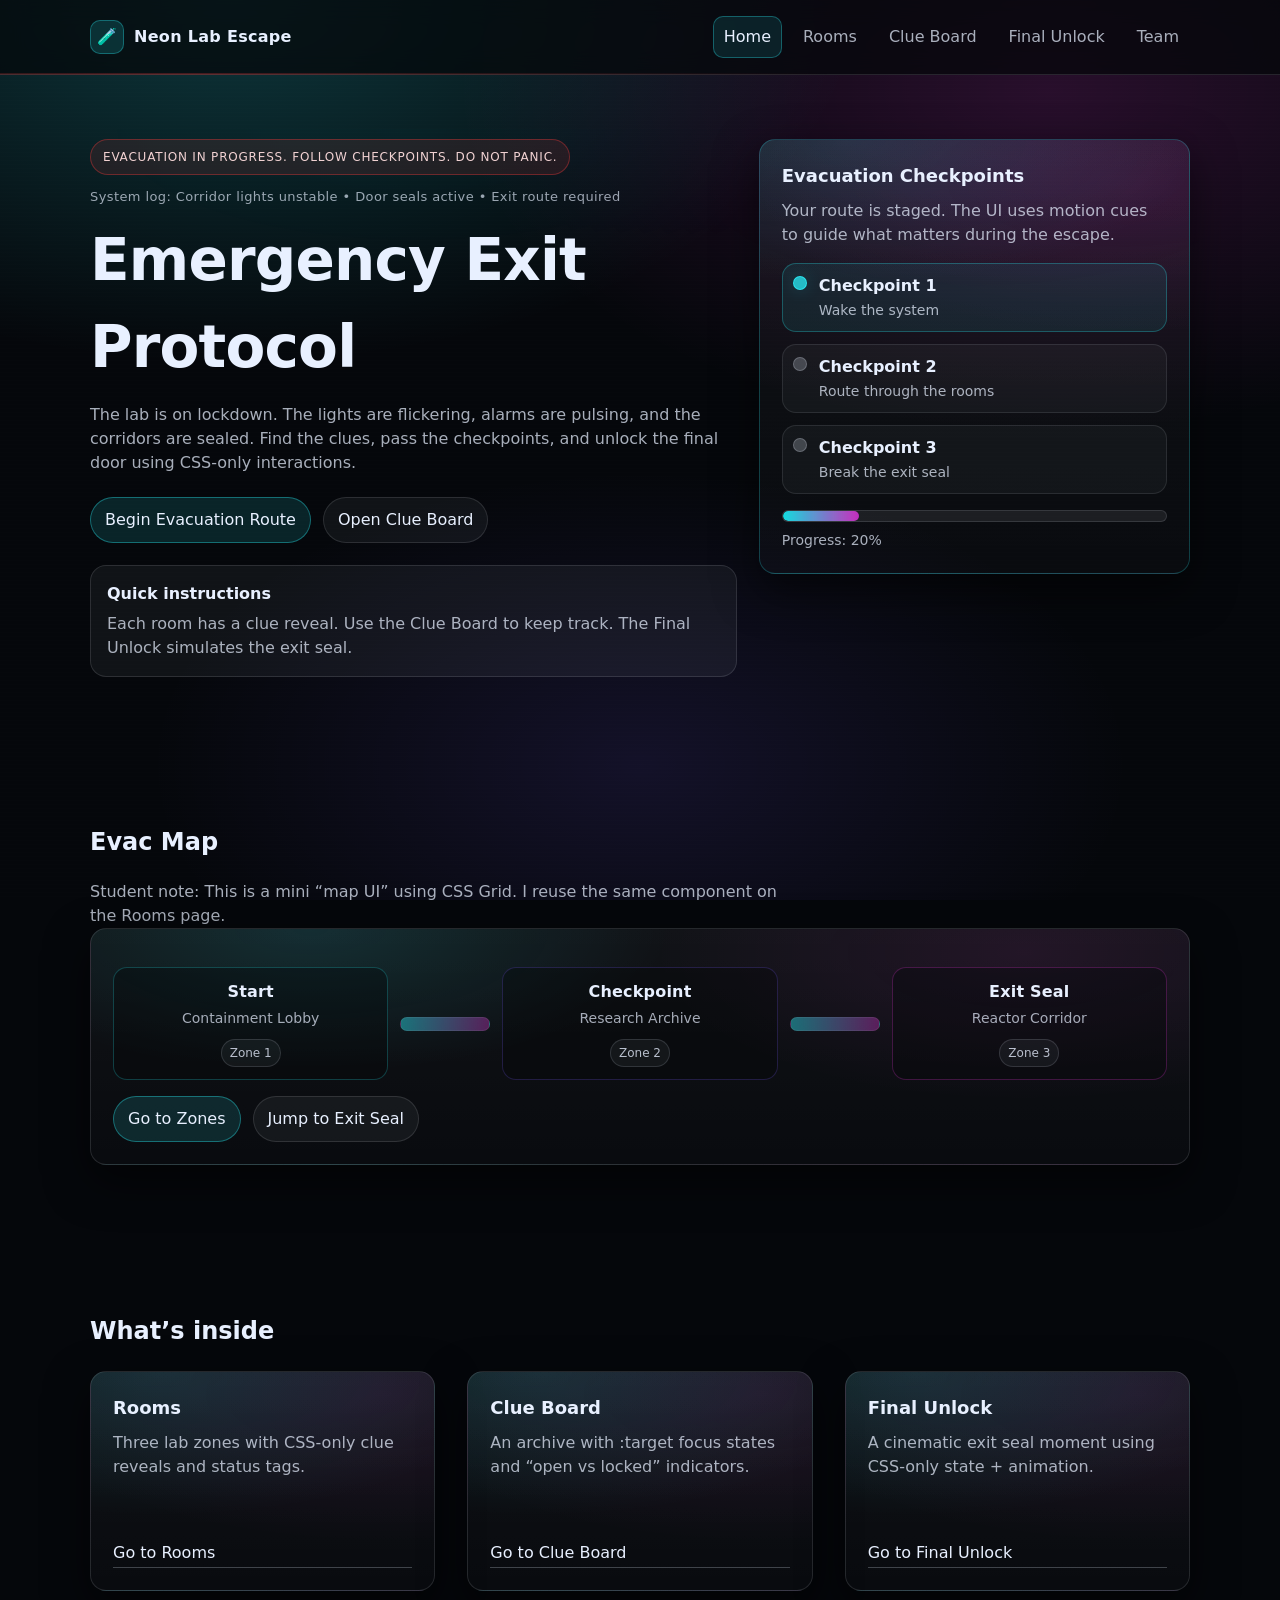
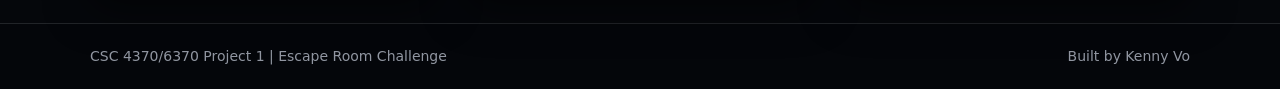
<file: index.html>
<!DOCTYPE html>
<!--
  index.html
  Escape Room Challenge (Track F) + Adventure Pack
  Theme: dark cinematic neon laboratory + evacuation scenario

  Student note for professor:
  - This page sets the tone and introduces the route.
  - I reuse the same “Evac Map” component on rooms.html for consistency.
  - I’m using aria-current="page" only on the active nav link (accessibility + clear UX).
-->
<html lang="en">

<head>
  <meta charset="utf-8" />
  <meta name="viewport" content="width=device-width, initial-scale=1" />
  <title>Escape Room Challenge</title>
  <meta name="description"
    content="A CSS-only escape room microsite with puzzle rooms, clue reveals, and a final unlock." />
  <link rel="stylesheet" href="css/styles.css" />
</head>

<body>
  <a class="skip-link" href="#main">Skip to content</a>

  <header class="site-header">
    <div class="container header-inner">
      <a class="brand" href="index.html" aria-label="Escape Room Challenge Home">
        <span class="brand-mark" aria-hidden="true">🧪</span>
        <span class="brand-text">Neon Lab Escape</span>
      </a>

      <nav class="site-nav" aria-label="Primary">
        <!-- Student note: only the current page gets is-active + aria-current -->
        <a class="nav-link is-active" href="index.html" aria-current="page">Home</a>
        <a class="nav-link" href="rooms.html">Rooms</a>
        <a class="nav-link" href="clues.html">Clue Board</a>
        <a class="nav-link" href="final.html">Final Unlock</a>
        <a class="nav-link" href="team.html">Team</a>
      </nav>
    </div>
  </header>

  <main id="main">
    <section class="hero">
      <div class="container hero-stage">
        <div class="hero-grid">
          <div class="hero-copy">
            <p class="alert-bar" role="status">
              Evacuation in progress. Follow checkpoints. Do not panic.
            </p>

            <p class="system-line">
              System log: Corridor lights unstable • Door seals active • Exit route required
            </p>

            <h1 class="hero-title">Emergency Exit Protocol</h1>
            <p class="hero-subtitle">
              The lab is on lockdown. The lights are flickering, alarms are pulsing, and the corridors are sealed.
              Find the clues, pass the checkpoints, and unlock the final door using CSS-only interactions.
            </p>

            <div class="hero-actions">
              <a class="btn btn-primary btn-beacon" href="rooms.html">Begin Evacuation Route</a>
              <a class="btn btn-ghost" href="clues.html">Open Clue Board</a>
            </div>

            <div class="notice" role="note">
              <p class="notice-title">Quick instructions</p>
              <p class="notice-text">
                Each room has a clue reveal. Use the Clue Board to keep track. The Final Unlock simulates the exit seal.
              </p>
            </div>
          </div>

          <div class="hero-card card" aria-label="Checkpoint timeline preview">
            <h2 class="card-title">Evacuation Checkpoints</h2>
            <p class="card-text">
              Your route is staged. The UI uses motion cues to guide what matters during the escape.
            </p>

            <ol class="timeline" aria-label="Checkpoint list">
              <li class="timeline-step is-current">
                <span class="step-dot" aria-hidden="true"></span>
                <div class="step-body">
                  <p class="step-title">Checkpoint 1</p>
                  <p class="step-sub">Wake the system</p>
                </div>
              </li>
              <li class="timeline-step">
                <span class="step-dot" aria-hidden="true"></span>
                <div class="step-body">
                  <p class="step-title">Checkpoint 2</p>
                  <p class="step-sub">Route through the rooms</p>
                </div>
              </li>
              <li class="timeline-step">
                <span class="step-dot" aria-hidden="true"></span>
                <div class="step-body">
                  <p class="step-title">Checkpoint 3</p>
                  <p class="step-sub">Break the exit seal</p>
                </div>
              </li>
            </ol>

            <div class="progress">
              <div class="progress-bar" role="img" aria-label="Progress bar, starting at 20 percent">
                <span class="progress-fill progress-20"></span>
              </div>
              <p class="progress-label">Progress: 20%</p>
            </div>
          </div>
        </div>
      </div>
    </section>

    <section class="section">
      <div class="container">
        <h2 class="section-title">Evac Map</h2>
        <p class="page-subtitle">
          Student note: This is a mini “map UI” using CSS Grid. I reuse the same component on the Rooms page.
        </p>

        <div class="evac-map card" aria-label="Evacuation map">
          <div class="map-grid">
            <div class="map-node node-start">
              <p class="node-title">Start</p>
              <p class="node-sub">Containment Lobby</p>
              <span class="node-tag">Zone 1</span>
            </div>

            <div class="map-path" aria-hidden="true"></div>

            <div class="map-node node-mid">
              <p class="node-title">Checkpoint</p>
              <p class="node-sub">Research Archive</p>
              <span class="node-tag">Zone 2</span>
            </div>

            <div class="map-path" aria-hidden="true"></div>

            <div class="map-node node-end">
              <p class="node-title">Exit Seal</p>
              <p class="node-sub">Reactor Corridor</p>
              <span class="node-tag">Zone 3</span>
            </div>
          </div>

          <div class="map-actions">
            <a class="btn btn-primary" href="rooms.html">Go to Zones</a>
            <a class="btn btn-ghost" href="final.html">Jump to Exit Seal</a>
          </div>
        </div>
      </div>
    </section>

    <section class="section">
      <div class="container">
        <h2 class="section-title">What’s inside</h2>
        <div class="card-grid">
          <article class="card">
            <h3 class="card-title">Rooms</h3>
            <p class="card-text">Three lab zones with CSS-only clue reveals and status tags.</p>
            <a class="card-link" href="rooms.html">Go to Rooms</a>
          </article>

          <article class="card">
            <h3 class="card-title">Clue Board</h3>
            <p class="card-text">An archive with :target focus states and “open vs locked” indicators.</p>
            <a class="card-link" href="clues.html">Go to Clue Board</a>
          </article>

          <article class="card">
            <h3 class="card-title">Final Unlock</h3>
            <p class="card-text">A cinematic exit seal moment using CSS-only state + animation.</p>
            <a class="card-link" href="final.html">Go to Final Unlock</a>
          </article>
        </div>
      </div>
    </section>
  </main>

  <footer class="site-footer">
    <div class="container footer-inner">
      <p class="footer-text">CSC 4370/6370 Project 1 | Escape Room Challenge</p>
      <p class="footer-text">Built by Kenny Vo</p>
    </div>
  </footer>
</body>

</html>
</file>
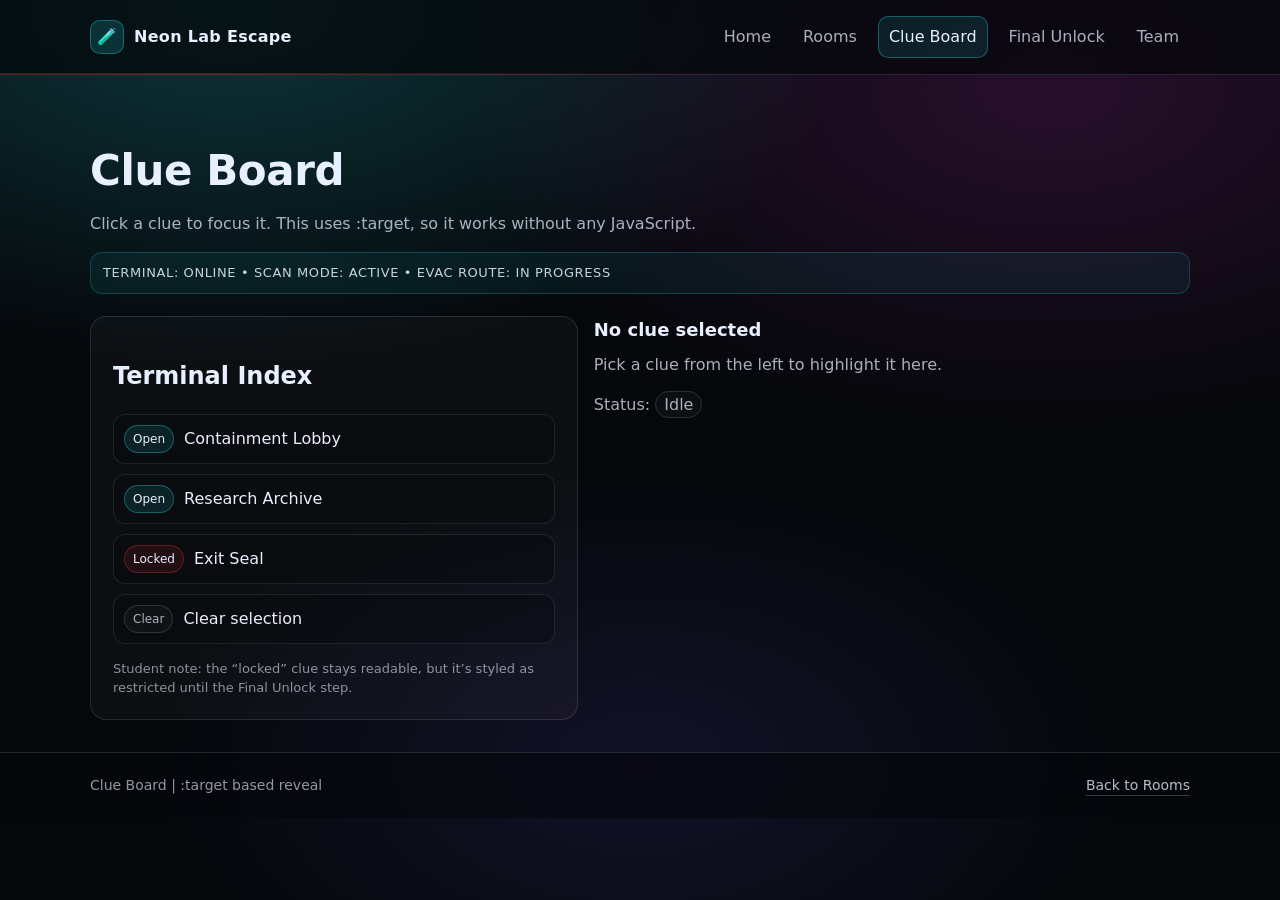
<file: clues.html>
<!DOCTYPE html>
<!--
  clues.html
  Clue Board page (CSS-only) using :target
  Theme: looks like a lab terminal during an evacuation

  Student note for professor:
  - :target lets me switch the “focused” clue without JavaScript.
  - I use styling + scanline animation to make it feel like a terminal selection.
-->
<html lang="en">

<head>
  <meta charset="utf-8" />
  <meta name="viewport" content="width=device-width, initial-scale=1" />
  <title>Clue Board | Escape Room Challenge</title>
  <meta name="description" content="Clue archive with CSS-only reveal states using :target." />
  <link rel="stylesheet" href="css/styles.css" />
</head>

<body>
  <a class="skip-link" href="#main">Skip to content</a>

  <header class="site-header">
    <div class="container header-inner">
      <a class="brand" href="index.html" aria-label="Escape Room Challenge Home">
        <span class="brand-mark" aria-hidden="true">🧪</span>
        <span class="brand-text">Neon Lab Escape</span>
      </a>

      <nav class="site-nav" aria-label="Primary">
        <a class="nav-link" href="index.html">Home</a>
        <a class="nav-link" href="rooms.html">Rooms</a>
        <a class="nav-link is-active" href="clues.html" aria-current="page">Clue Board</a>
        <a class="nav-link" href="final.html">Final Unlock</a>
        <a class="nav-link" href="team.html">Team</a>
      </nav>
    </div>
  </header>

  <main id="main" class="section">
    <div class="container">
      <header class="page-head">
        <h1 class="page-title">Clue Board</h1>
        <p class="page-subtitle">
          Click a clue to focus it. This uses :target, so it works without any JavaScript.
        </p>

        <p class="terminal-status" role="status">
          Terminal: ONLINE • Scan mode: ACTIVE • Evac route: IN PROGRESS
        </p>
      </header>

      <div class="clue-layout">
        <aside class="clue-list" aria-label="Clue list">
          <h2 class="section-title">Terminal Index</h2>

          <a class="clue-item" href="#clue-lobby">
            <span class="chip chip-open">Open</span>
            Containment Lobby
          </a>

          <a class="clue-item" href="#clue-archive">
            <span class="chip chip-open">Open</span>
            Research Archive
          </a>

          <a class="clue-item" href="#clue-vault">
            <span class="chip chip-locked">Locked</span>
            Exit Seal
          </a>

          <a class="clue-item" href="#none">
            <span class="chip chip-muted">Clear</span>
            Clear selection
          </a>

          <p class="clue-side-note">
            Student note: the “locked” clue stays readable, but it’s styled as restricted until the Final Unlock step.
          </p>
        </aside>

        <section class="clue-detail" aria-label="Clue detail">
          <article id="clue-lobby" class="clue-card">
            <h2 class="card-title">Containment Lobby</h2>
            <p class="card-text">
              The key is hidden in plain sight. Start by reading what looks “too small to matter.”
            </p>
            <p class="status-line">
              Status: <span class="status status-open">Open</span>
            </p>
          </article>

          <article id="clue-archive" class="clue-card">
            <h2 class="card-title">Research Archive</h2>
            <p class="card-text">
              If you see a repeated shape, count it. That number is part of the exit code.
            </p>
            <p class="status-line">
              Status: <span class="status status-open">Open</span>
            </p>
          </article>

          <article id="clue-vault" class="clue-card">
            <h2 class="card-title">Exit Seal</h2>
            <p class="card-text">
              Locked for now. The final page simulates the seal opening using CSS-only state and motion.
            </p>

            <div class="lock-warning" role="note" aria-label="Locked warning">
              <p class="lock-title">Restricted Panel</p>
              <p class="lock-text">
                Clearance required. Continue the evacuation route and use Final Unlock to break the seal.
              </p>
            </div>

            <p class="status-line">
              Status: <span class="status status-locked">Locked</span>
            </p>
          </article>

          <article id="none" class="clue-card">
            <h2 class="card-title">No clue selected</h2>
            <p class="card-text">
              Pick a clue from the left to highlight it here.
            </p>
            <p class="status-line">
              Status: <span class="status status-muted">Idle</span>
            </p>
          </article>
        </section>
      </div>
    </div>
  </main>

  <footer class="site-footer">
    <div class="container footer-inner">
      <p class="footer-text">Clue Board | :target based reveal</p>
      <p class="footer-text"><a class="footer-link" href="rooms.html">Back to Rooms</a></p>
    </div>
  </footer>
</body>

</html>
</file>
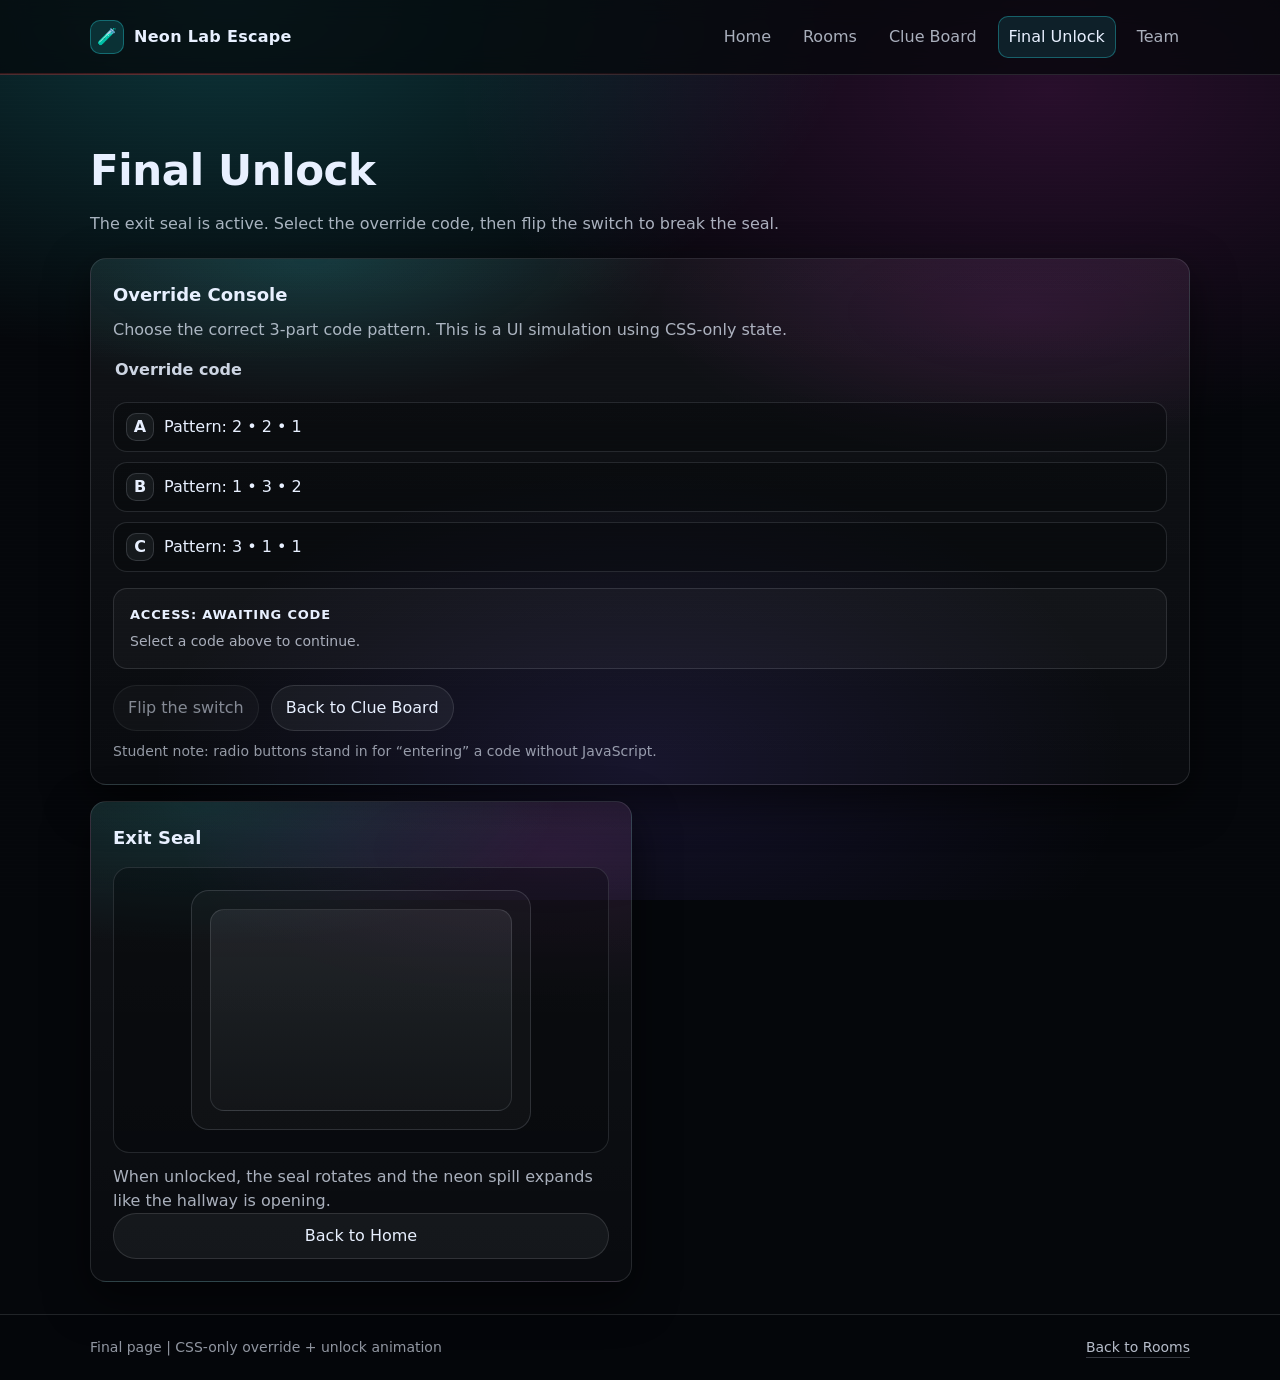
<file: final.html>
<!DOCTYPE html>
<!--
  final.html
  Final unlock page (CSS-only)

  Student note for professor:
  - Radio buttons simulate choosing a “code” (no JS).
  - The checkbox simulates flipping the final switch.
  - This makes the door animation feel earned in the story (override verified first).
-->
<html lang="en">

<head>
  <meta charset="utf-8" />
  <meta name="viewport" content="width=device-width, initial-scale=1" />
  <title>Final Unlock | Escape Room Challenge</title>
  <meta name="description" content="Final unlock screen with a CSS-only door animation." />
  <link rel="stylesheet" href="css/styles.css" />
</head>

<body>
  <a class="skip-link" href="#main">Skip to content</a>

  <header class="site-header">
    <div class="container header-inner">
      <a class="brand" href="index.html" aria-label="Escape Room Challenge Home">
        <span class="brand-mark" aria-hidden="true">🧪</span>
        <span class="brand-text">Neon Lab Escape</span>
      </a>

      <nav class="site-nav" aria-label="Primary">
        <a class="nav-link" href="index.html">Home</a>
        <a class="nav-link" href="rooms.html">Rooms</a>
        <a class="nav-link" href="clues.html">Clue Board</a>
        <a class="nav-link is-active" href="final.html" aria-current="page">Final Unlock</a>
        <a class="nav-link" href="team.html">Team</a>
      </nav>
    </div>
  </header>

  <main id="main" class="section">
    <div class="container">
      <header class="page-head">
        <h1 class="page-title">Final Unlock</h1>
        <p class="page-subtitle">
          The exit seal is active. Select the override code, then flip the switch to break the seal.
        </p>
      </header>

      <section class="unlock-wrap" aria-label="Unlock layout">
        <div class="code-panel card" aria-label="Override code panel">
          <h2 class="card-title">Override Console</h2>
          <p class="card-text">
            Choose the correct 3-part code pattern. This is a UI simulation using CSS-only state.
          </p>

          <fieldset class="code-fieldset">
            <legend class="code-legend">Override code</legend>

            <input class="code-radio" type="radio" name="code" id="code-a" />
            <label class="code-option" for="code-a">
              <span class="code-badge">A</span>
              Pattern: 2 • 2 • 1
            </label>

            <!-- Student note: "code-good" is the correct choice that triggers ACCESS GRANTED styles -->
            <input class="code-radio" type="radio" name="code" id="code-good" />
            <label class="code-option" for="code-good">
              <span class="code-badge">B</span>
              Pattern: 1 • 3 • 2
            </label>

            <input class="code-radio" type="radio" name="code" id="code-c" />
            <label class="code-option" for="code-c">
              <span class="code-badge">C</span>
              Pattern: 3 • 1 • 1
            </label>
          </fieldset>

          <div class="access-block" aria-live="polite">
            <p class="access-title access-idle">ACCESS: Awaiting code</p>
            <p class="access-title access-granted">ACCESS: Granted</p>
            <p class="access-title access-denied">ACCESS: Denied</p>

            <p class="access-sub access-idle">
              Select a code above to continue.
            </p>
            <p class="access-sub access-granted">
              Override verified. The switch is now available.
            </p>
            <p class="access-sub access-denied">
              Incorrect pattern. Try a different code.
            </p>
          </div>

          <div class="unlock-actions">
            <input class="unlock-check" type="checkbox" id="unlock" />

            <label class="btn btn-primary btn-lock" for="unlock" aria-disabled="true">
              Flip the switch
            </label>

            <a class="btn btn-ghost" href="clues.html">Back to Clue Board</a>
          </div>

          <p class="mini-note">
            Student note: radio buttons stand in for “entering” a code without JavaScript.
          </p>
        </div>

        <div class="unlock-grid">
          <div class="door card" aria-label="Door animation panel">
            <h2 class="card-title">Exit Seal</h2>

            <div class="door-stage" aria-hidden="true">
              <div class="door-frame">
                <div class="door-slab"></div>
                <div class="door-glow"></div>
                <div class="door-hazard"></div>
              </div>
            </div>

            <p class="card-text door-caption">
              When unlocked, the seal rotates and the neon spill expands like the hallway is opening.
            </p>

            <a class="btn btn-ghost" href="index.html">Back to Home</a>
          </div>
        </div>
      </section>
    </div>
  </main>

  <footer class="site-footer">
    <div class="container footer-inner">
      <p class="footer-text">Final page | CSS-only override + unlock animation</p>
      <p class="footer-text"><a class="footer-link" href="rooms.html">Back to Rooms</a></p>
    </div>
  </footer>
</body>

</html>
</file>
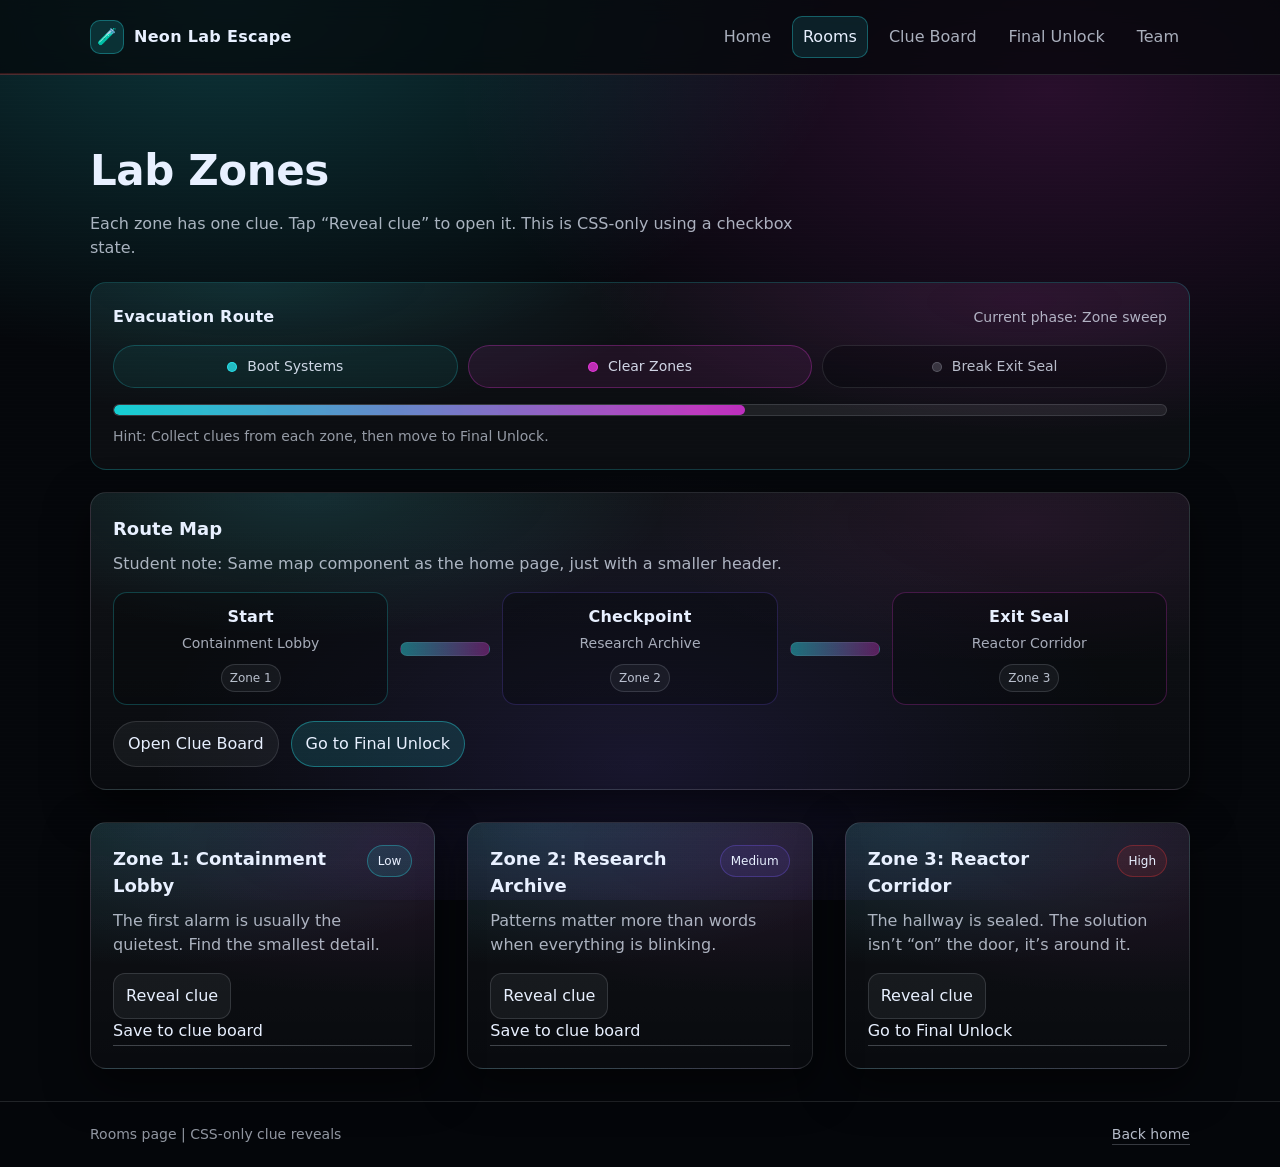
<file: rooms.html>
<!DOCTYPE html>
<!--
  rooms.html
  Room selection page with a responsive card grid
  Theme: neon lab zones + evacuation tone

  Student note for professor:
  - I reuse the Evac Map from index.html so the UI feels like one system.
  - Interactions are CSS-only using checkbox state (:checked).
-->
<html lang="en">

<head>
  <meta charset="utf-8" />
  <meta name="viewport" content="width=device-width, initial-scale=1" />
  <title>Rooms | Escape Room Challenge</title>
  <meta name="description" content="Choose a puzzle room and reveal clues using CSS-only interactions." />
  <link rel="stylesheet" href="css/styles.css" />
</head>

<body>
  <a class="skip-link" href="#main">Skip to content</a>

  <header class="site-header">
    <div class="container header-inner">
      <a class="brand" href="index.html" aria-label="Escape Room Challenge Home">
        <span class="brand-mark" aria-hidden="true">🧪</span>
        <span class="brand-text">Neon Lab Escape</span>
      </a>

      <nav class="site-nav" aria-label="Primary">
        <a class="nav-link" href="index.html">Home</a>
        <a class="nav-link is-active" href="rooms.html" aria-current="page">Rooms</a>
        <a class="nav-link" href="clues.html">Clue Board</a>
        <a class="nav-link" href="final.html">Final Unlock</a>
        <a class="nav-link" href="team.html">Team</a>
      </nav>
    </div>
  </header>

  <main id="main" class="section">
    <div class="container">
      <header class="page-head">
        <h1 class="page-title">Lab Zones</h1>
        <p class="page-subtitle">
          Each zone has one clue. Tap “Reveal clue” to open it. This is CSS-only using a checkbox state.
        </p>
      </header>

      <section class="checkpoint-strip" aria-label="Evacuation route checkpoints">
        <div class="checkpoint-top">
          <p class="checkpoint-title">Evacuation Route</p>
          <p class="checkpoint-meta">Current phase: Zone sweep</p>
        </div>

        <ol class="checkpoint-row" aria-label="Checkpoint steps">
          <li class="checkpoint-pill is-done">
            <span class="pill-dot" aria-hidden="true"></span>
            <span class="pill-text">Boot Systems</span>
          </li>

          <li class="checkpoint-pill is-current" aria-current="step">
            <span class="pill-dot" aria-hidden="true"></span>
            <span class="pill-text">Clear Zones</span>
          </li>

          <li class="checkpoint-pill is-next">
            <span class="pill-dot" aria-hidden="true"></span>
            <span class="pill-text">Break Exit Seal</span>
          </li>
        </ol>

        <div class="checkpoint-bar" role="img" aria-label="Route progress bar at 60 percent">
          <span class="checkpoint-fill checkpoint-60"></span>
        </div>

        <p class="checkpoint-hint">
          Hint: Collect clues from each zone, then move to Final Unlock.
        </p>
      </section>

      <section class="evac-map card" aria-label="Evacuation map">
        <h2 class="card-title">Route Map</h2>
        <p class="card-text">
          Student note: Same map component as the home page, just with a smaller header.
        </p>

        <div class="map-grid">
          <div class="map-node node-start">
            <p class="node-title">Start</p>
            <p class="node-sub">Containment Lobby</p>
            <span class="node-tag">Zone 1</span>
          </div>

          <div class="map-path" aria-hidden="true"></div>

          <div class="map-node node-mid">
            <p class="node-title">Checkpoint</p>
            <p class="node-sub">Research Archive</p>
            <span class="node-tag">Zone 2</span>
          </div>

          <div class="map-path" aria-hidden="true"></div>

          <div class="map-node node-end">
            <p class="node-title">Exit Seal</p>
            <p class="node-sub">Reactor Corridor</p>
            <span class="node-tag">Zone 3</span>
          </div>
        </div>

        <div class="map-actions">
          <a class="btn btn-ghost" href="clues.html">Open Clue Board</a>
          <a class="btn btn-primary" href="final.html">Go to Final Unlock</a>
        </div>
      </section>

      <section class="card-grid" aria-label="Room cards">
        <article class="card room-card">
          <div class="room-top">
            <h2 class="card-title">Zone 1: Containment Lobby</h2>
            <span class="badge badge-easy">Low</span>
          </div>

          <p class="card-text">
            The first alarm is usually the quietest. Find the smallest detail.
          </p>

          <div class="reveal">
            <input class="reveal-check" type="checkbox" id="r1" />
            <label class="reveal-btn" for="r1">Reveal clue</label>
            <div class="reveal-panel" role="region" aria-label="Zone 1 clue">
              <p class="clue">
                Clue: The key is hidden in plain sight. Start by reading what looks “too small to matter.”
              </p>
              <p class="mini-note">
                Student note: I’m keeping clues short so the layout stays clean on mobile.
              </p>
            </div>
          </div>

          <a class="card-link" href="clues.html#clue-lobby">Save to clue board</a>
        </article>

        <article class="card room-card">
          <div class="room-top">
            <h2 class="card-title">Zone 2: Research Archive</h2>
            <span class="badge badge-med">Medium</span>
          </div>

          <p class="card-text">
            Patterns matter more than words when everything is blinking.
          </p>

          <div class="reveal">
            <input class="reveal-check" type="checkbox" id="r2" />
            <label class="reveal-btn" for="r2">Reveal clue</label>
            <div class="reveal-panel" role="region" aria-label="Zone 2 clue">
              <p class="clue">
                Clue: If you see a repeated shape, count it. That number is part of the exit code.
              </p>
            </div>
          </div>

          <a class="card-link" href="clues.html#clue-archive">Save to clue board</a>
        </article>

        <article class="card room-card">
          <div class="room-top">
            <h2 class="card-title">Zone 3: Reactor Corridor</h2>
            <span class="badge badge-hard">High</span>
          </div>

          <p class="card-text">
            The hallway is sealed. The solution isn’t “on” the door, it’s around it.
          </p>

          <div class="reveal">
            <input class="reveal-check" type="checkbox" id="r3" />
            <label class="reveal-btn" for="r3">Reveal clue</label>
            <div class="reveal-panel" role="region" aria-label="Zone 3 clue">
              <p class="clue">
                Clue: The answer is in the spacing between panels. Look for what separates things.
              </p>
            </div>
          </div>

          <a class="card-link" href="final.html">Go to Final Unlock</a>
        </article>
      </section>
    </div>
  </main>

  <footer class="site-footer">
    <div class="container footer-inner">
      <p class="footer-text">Rooms page | CSS-only clue reveals</p>
      <p class="footer-text"><a class="footer-link" href="index.html">Back home</a></p>
    </div>
  </footer>
</body>

</html>
</file>
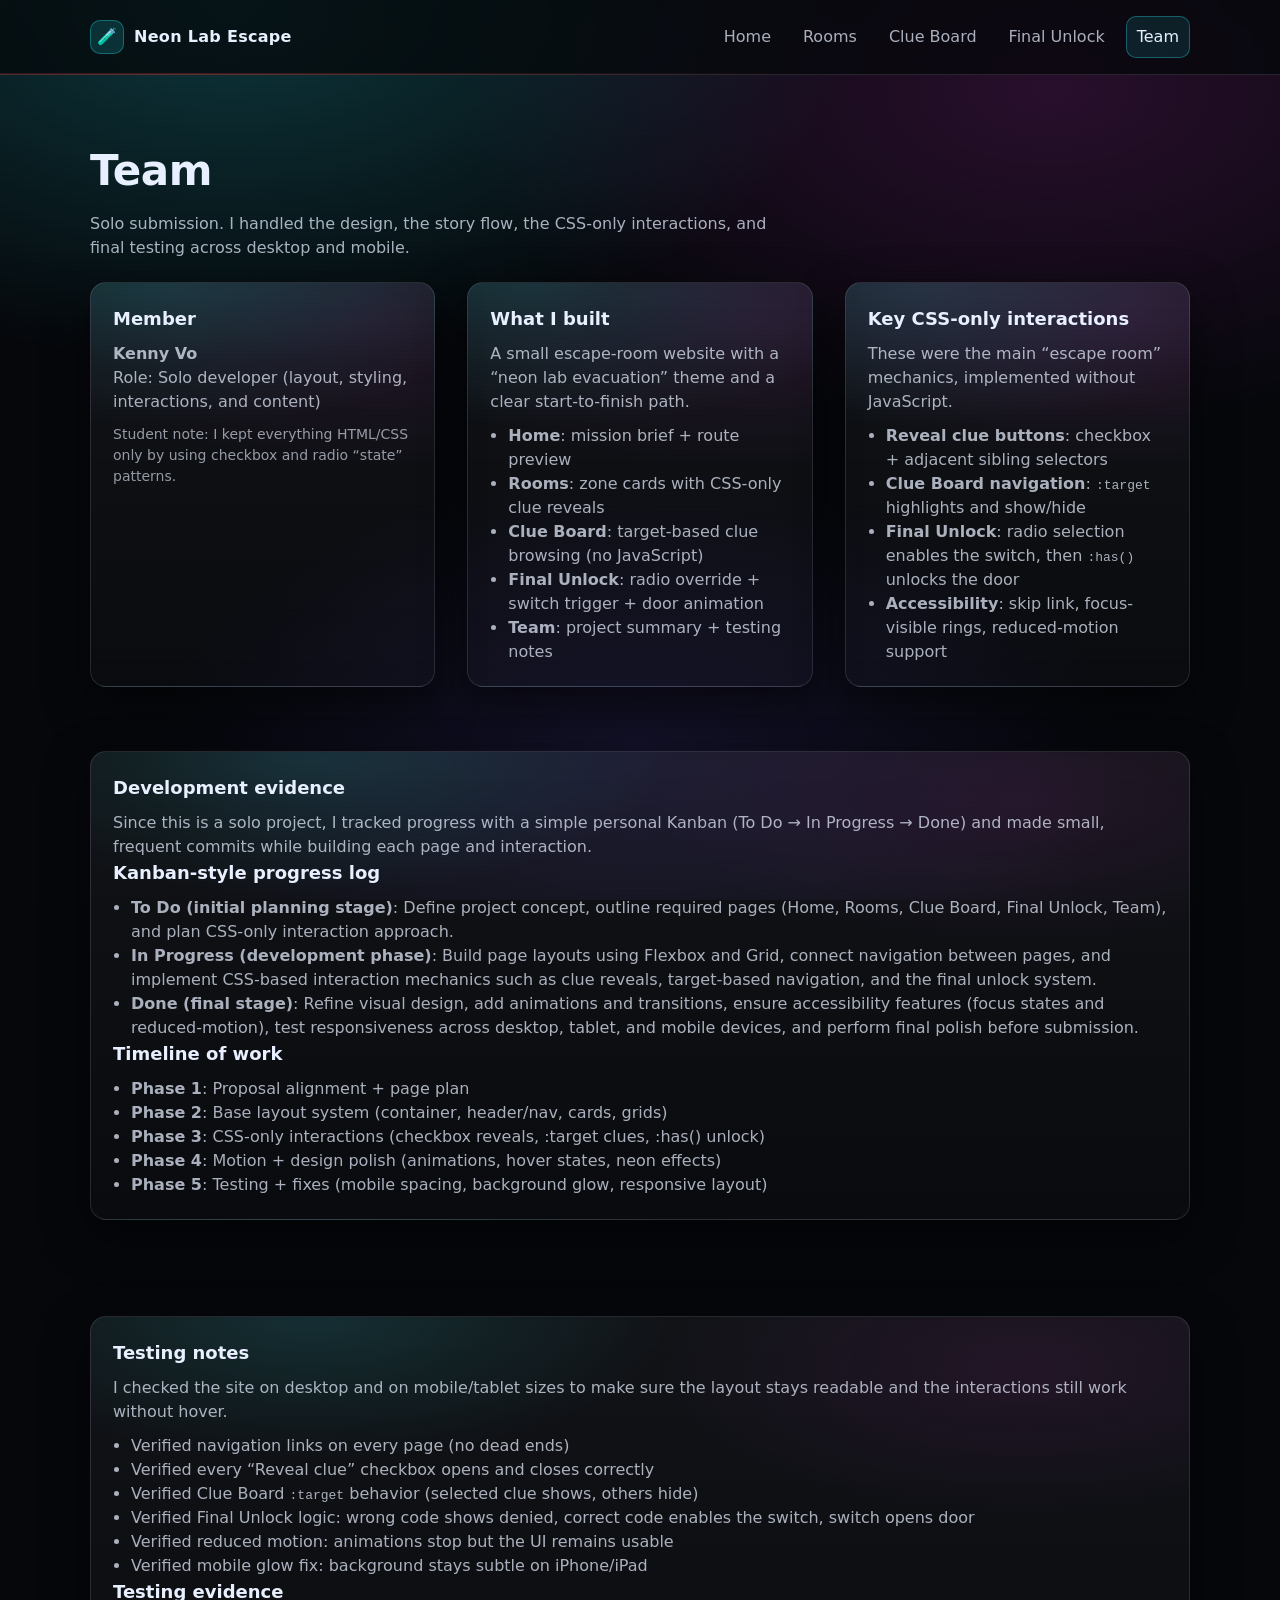
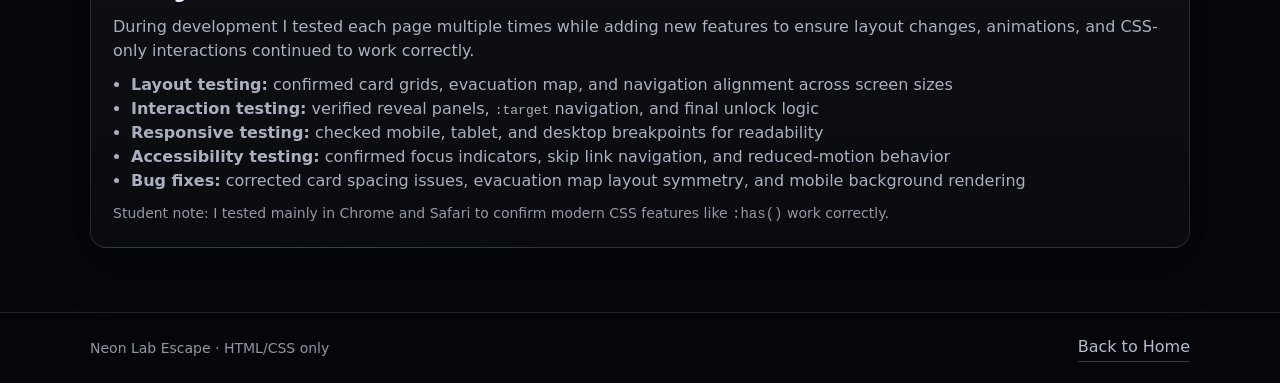
<file: team.html>
<!DOCTYPE html>
<!--
  team.html
  Escape Room Challenge (HTML/CSS only)

  Student note for professor:
  - This project was completed as a solo submission (one-person team).
  - This page explains what I built, the main CSS-only interactions, and how I tested it.
-->
<html lang="en">

<head>
  <meta charset="UTF-8" />
  <meta name="viewport" content="width=device-width, initial-scale=1.0" />
  <title>Neon Lab Escape | Team</title>
  <link rel="stylesheet" href="css/styles.css" />
</head>

<body>
  <a class="skip-link" href="#main">Skip to content</a>

  <header class="site-header">
    <div class="container header-inner">
      <a class="brand" href="index.html" aria-label="Escape Room Challenge Home">
        <span class="brand-mark" aria-hidden="true">🧪</span>
        <span class="brand-text">Neon Lab Escape</span>
      </a>

      <nav class="site-nav" aria-label="Primary">
        <a class="nav-link" href="index.html">Home</a>
        <a class="nav-link" href="rooms.html">Rooms</a>
        <a class="nav-link" href="clues.html">Clue Board</a>
        <a class="nav-link" href="final.html">Final Unlock</a>
        <a class="nav-link is-active" href="team.html" aria-current="page">Team</a>
      </nav>
    </div>
  </header>

  <main id="main" class="section">
    <div class="container">
      <header class="page-head">
        <h1 class="page-title">Team</h1>
        <p class="page-subtitle">
          Solo submission. I handled the design, the story flow, the CSS-only interactions, and final testing across
          desktop and mobile.
        </p>
      </header>

      <section class="card-grid" aria-label="Team overview cards">

        <article class="card">
          <h2 class="card-title">Member</h2>
          <p class="card-text">
            <strong>Kenny Vo</strong><br />
            Role: Solo developer (layout, styling, interactions, and content)
          </p>

          <p class="mini-note">
            Student note: I kept everything HTML/CSS only by using checkbox and radio “state” patterns.
          </p>
        </article>

        <article class="card">
          <h2 class="card-title">What I built</h2>
          <p class="card-text">
            A small escape-room website with a “neon lab evacuation” theme and a clear start-to-finish path.
          </p>

          <ul class="list">
            <li><strong>Home</strong>: mission brief + route preview</li>
            <li><strong>Rooms</strong>: zone cards with CSS-only clue reveals</li>
            <li><strong>Clue Board</strong>: target-based clue browsing (no JavaScript)</li>
            <li><strong>Final Unlock</strong>: radio override + switch trigger + door animation</li>
            <li><strong>Team</strong>: project summary + testing notes</li>
          </ul>
        </article>

        <article class="card">
          <h2 class="card-title">Key CSS-only interactions</h2>
          <p class="card-text">
            These were the main “escape room” mechanics, implemented without JavaScript.
          </p>

          <ul class="list">
            <li><strong>Reveal clue buttons</strong>: checkbox + adjacent sibling selectors</li>
            <li><strong>Clue Board navigation</strong>: <code>:target</code> highlights and show/hide</li>
            <li><strong>Final Unlock</strong>: radio selection enables the switch, then <code>:has()</code> unlocks the
              door</li>
            <li><strong>Accessibility</strong>: skip link, focus-visible rings, reduced-motion support</li>
          </ul>
        </article>

      </section>

      <section class="section" aria-label="Development evidence">
        <div class="card">

          <h2 class="card-title">Development evidence</h2>

          <p class="card-text">
            Since this is a solo project, I tracked progress with a simple personal Kanban (To Do → In Progress → Done)
            and made small, frequent commits while building each page and interaction.
          </p>

          <h3 class="card-title">Kanban-style progress log</h3>

          <ul class="list">
            <li>
              <strong>To Do (initial planning stage)</strong>: Define project concept, outline required pages (Home,
              Rooms,
              Clue Board, Final Unlock, Team), and plan CSS-only interaction approach.
            </li>

            <li>
              <strong>In Progress (development phase)</strong>: Build page layouts using Flexbox and Grid, connect
              navigation
              between pages, and implement CSS-based interaction mechanics such as clue reveals, target-based
              navigation,
              and the final unlock system.
            </li>

            <li>
              <strong>Done (final stage)</strong>: Refine visual design, add animations and transitions, ensure
              accessibility
              features (focus states and reduced-motion), test responsiveness across desktop, tablet, and mobile
              devices,
              and perform final polish before submission.
            </li>
          </ul>

          <h3 class="card-title">Timeline of work</h3>

          <ul class="list">
            <li><strong>Phase 1</strong>: Proposal alignment + page plan</li>
            <li><strong>Phase 2</strong>: Base layout system (container, header/nav, cards, grids)</li>
            <li><strong>Phase 3</strong>: CSS-only interactions (checkbox reveals, :target clues, :has() unlock)</li>
            <li><strong>Phase 4</strong>: Motion + design polish (animations, hover states, neon effects)</li>
            <li><strong>Phase 5</strong>: Testing + fixes (mobile spacing, background glow, responsive layout)</li>
          </ul>

        </div>
      </section>

      <section class="section" aria-label="Testing and checklist">
        <div class="card">

          <h2 class="card-title">Testing notes</h2>

          <p class="card-text">
            I checked the site on desktop and on mobile/tablet sizes to make sure the layout stays readable and the
            interactions still work without hover.
          </p>

          <ul class="list">
            <li>Verified navigation links on every page (no dead ends)</li>
            <li>Verified every “Reveal clue” checkbox opens and closes correctly</li>
            <li>Verified Clue Board <code>:target</code> behavior (selected clue shows, others hide)</li>
            <li>Verified Final Unlock logic: wrong code shows denied, correct code enables the switch, switch opens door
            </li>
            <li>Verified reduced motion: animations stop but the UI remains usable</li>
            <li>Verified mobile glow fix: background stays subtle on iPhone/iPad</li>
          </ul>

          <h3 class="card-title">Testing evidence</h3>

          <p class="card-text">
            During development I tested each page multiple times while adding new features to ensure layout changes,
            animations, and CSS-only interactions continued to work correctly.
          </p>

          <ul class="list">
            <li><strong>Layout testing:</strong> confirmed card grids, evacuation map, and navigation alignment across
              screen sizes</li>
            <li><strong>Interaction testing:</strong> verified reveal panels, <code>:target</code> navigation, and final
              unlock logic</li>
            <li><strong>Responsive testing:</strong> checked mobile, tablet, and desktop breakpoints for readability
            </li>
            <li><strong>Accessibility testing:</strong> confirmed focus indicators, skip link navigation, and
              reduced-motion behavior</li>
            <li><strong>Bug fixes:</strong> corrected card spacing issues, evacuation map layout symmetry, and mobile
              background rendering</li>
          </ul>

          <p class="mini-note">
            Student note: I tested mainly in Chrome and Safari to confirm modern CSS features like <code>:has()</code>
            work correctly.
          </p>

        </div>
      </section>

    </div>
  </main>

  <footer class="site-footer">
    <div class="container footer-inner">
      <p class="footer-text">Neon Lab Escape · HTML/CSS only</p>
      <a class="footer-link" href="index.html">Back to Home</a>
    </div>
  </footer>

</body>

</html>
</file>
<file: css/styles.css>
/*
  styles.css
  Escape Room Challenge (HTML/CSS only)
  Theme: dark cinematic neon laboratory during evacuation

  Student note for professor:
  - This file is organized in sections (base, layout, components, animations, media queries).
  - I kept the design consistent by reusing components like .card, .card-grid, and the Evac Map.
  - Recent fix: improved symmetry for the “What’s inside” card row + Evac Map alignment.
*/

:root {
  /* Core colors */
  --bg: #05070b;
  --panel: #0b1220;
  --panel-2: #08101c;
  --text: #e8f0ff;
  --muted: rgba(232, 240, 255, 0.72);
  --line: rgba(232, 240, 255, 0.12);

  /* Neon accents */
  --neon-cyan: #2bf6ff;
  --neon-magenta: #ff3df2;
  --neon-violet: #7c5cff;
  --warning: #ff3b3b;

  --accent: var(--neon-cyan);
  --accent-2: var(--neon-magenta);

  /* Layout tokens */
  --radius: 16px;
  --shadow: 0 16px 44px rgba(0, 0, 0, 0.55);

  /* Spacing scale */
  --space-1: 8px;
  --space-2: 12px;
  --space-3: 16px;
  --space-4: 22px;
  --space-5: 32px;

  /* Container width */
  --max: 1100px;

  /* Timing tokens */
  --t-fast: 160ms;
  --t-med: 240ms;
  --t-slow: 520ms;
}

* {
  box-sizing: border-box;
}

html,
body {
  height: 100%;
}

body {
  margin: 0;
  font-family: system-ui, -apple-system, Segoe UI, Roboto, Arial, sans-serif;
  color: var(--text);
  line-height: 1.5;

  /* Student note:
    Keep the actual page background simple; the cinematic glow is drawn once on ::after.
  */
  background: var(--bg);
  position: relative;
  min-height: 100svh;
}

/* Student note:
  Fixed background layer so the glow does NOT repeat/tile on long mobile scroll pages.
*/
body::after {
  content: "";
  position: fixed;
  inset: 0;
  pointer-events: none;
  z-index: -1;

  background:
    radial-gradient(900px 520px at 18% 0%, rgba(43, 246, 255, 0.20), transparent 70%),
    radial-gradient(900px 520px at 82% 10%, rgba(255, 61, 242, 0.14), transparent 66%),
    radial-gradient(700px 420px at 50% 85%, rgba(124, 92, 255, 0.12), transparent 70%),
    linear-gradient(180deg, rgba(5, 7, 11, 0.92), rgba(5, 7, 11, 1)),
    var(--bg);

  background-repeat: no-repeat;
}

/* Subtle scanline overlay to make it feel like a lab terminal */
body::before {
  content: "";
  position: fixed;
  inset: 0;
  pointer-events: none;
  opacity: 0.18;
  background:
    repeating-linear-gradient(180deg,
      rgba(232, 240, 255, 0.06),
      rgba(232, 240, 255, 0.06) 1px,
      transparent 1px,
      transparent 4px);
  mix-blend-mode: overlay;
  z-index: 0;
}

a {
  color: inherit;
}

/* Simple centered container */
.container {
  width: min(var(--max), calc(100% - 2 * var(--space-4)));
  margin: 0 auto;
}

/* Accessibility: let keyboard users skip nav */
.skip-link {
  position: absolute;
  left: -999px;
  top: 10px;
  background: var(--text);
  color: #000;
  padding: 10px 12px;
  border-radius: 10px;
  z-index: 999;
}

.skip-link:focus {
  left: 12px;
}

/* Sticky header so the nav is always available */
.site-header {
  position: sticky;
  top: 0;
  z-index: 50;
  backdrop-filter: blur(12px);
  background: rgba(5, 7, 11, 0.72);
  border-bottom: 1px solid var(--line);

  /* Lets the ::after alarm line anchor to the header box */
  position: relative;
}

.header-inner {
  display: flex;
  align-items: center;
  justify-content: space-between;
  gap: var(--space-3);
  padding: var(--space-3) 0;
}

/* Logo / brand styling */
.brand {
  display: inline-flex;
  align-items: center;
  gap: 10px;
  text-decoration: none;
  font-weight: 780;
  letter-spacing: 0.3px;
}

.brand-mark {
  width: 34px;
  height: 34px;
  display: grid;
  place-items: center;
  border-radius: 10px;
  background: rgba(43, 246, 255, 0.14);
  border: 1px solid rgba(43, 246, 255, 0.30);
  box-shadow: 0 0 0 rgba(43, 246, 255, 0.0);
  animation: neonPulse 2.2s ease-in-out infinite;
}

/* Nav bar links */
.site-nav {
  display: flex;
  gap: 10px;
  flex-wrap: wrap;
  justify-content: flex-end;
}

.nav-link {
  text-decoration: none;
  padding: 8px 10px;
  border-radius: 10px;
  color: var(--muted);
  transition:
    background var(--t-fast) ease,
    transform var(--t-fast) ease,
    color var(--t-fast) ease,
    border-color var(--t-fast) ease;
  border: 1px solid transparent;
}

.nav-link:hover {
  background: rgba(232, 240, 255, 0.06);
  transform: translateY(-1px);
  color: var(--text);
  border-color: rgba(43, 246, 255, 0.22);
}

/* Visual current page styling (class-based) */
.nav-link.is-active {
  background: rgba(43, 246, 255, 0.10);
  border: 1px solid rgba(43, 246, 255, 0.30);
  color: var(--text);
}

/* Sections spacing */
.section {
  padding: var(--space-5) 0;
}

.page-head {
  margin-bottom: var(--space-4);
}

.page-title {
  margin: 0;
  font-size: clamp(28px, 5vw, 42px);
  letter-spacing: -0.4px;
}

.page-subtitle {
  margin: 10px 0 0;
  color: var(--muted);
  max-width: 70ch;
}

/* Hero layout */
.hero {
  padding: clamp(30px, 5vw, 70px) 0;
}

.hero-grid {
  display: grid;
  gap: var(--space-4);
  grid-template-columns: 1fr;
  align-items: start;
}

.hero-title {
  margin: 10px 0 0;
  font-size: clamp(34px, 6vw, 58px);
  letter-spacing: -0.8px;
}

.hero-subtitle {
  margin: var(--space-2) 0 0;
  color: var(--muted);
  max-width: 70ch;
}

.hero-actions {
  display: flex;
  gap: 12px;
  flex-wrap: wrap;
  margin-top: var(--space-4);
}

/*
  Cinematic hero effects (CSS-only)
  Student note:
  - I add "flicker" with a pseudo element so I don’t need extra markup.
*/
.hero-stage {
  position: relative;
}

.hero-stage::before {
  content: "";
  position: absolute;
  inset: -10px;
  pointer-events: none;
  border-radius: 18px;
  opacity: 0.12;
  background:
    radial-gradient(700px 260px at 30% 0%, rgba(43, 246, 255, 0.10), transparent 60%),
    radial-gradient(700px 260px at 80% 10%, rgba(255, 61, 242, 0.08), transparent 62%);
  animation: flicker 3.4s ease-in-out infinite;
}

.system-line {
  margin: 12px 0 0;
  color: rgba(232, 240, 255, 0.66);
  font-size: 13px;
  letter-spacing: 0.4px;
}

/* Beacon CTA glow */
.btn-beacon {
  position: relative;
}

.btn-beacon::after {
  content: "";
  position: absolute;
  inset: -8px;
  border-radius: 999px;
  pointer-events: none;
  opacity: 0.0;
  background: radial-gradient(circle at 50% 50%, rgba(43, 246, 255, 0.22), transparent 60%);
  animation: beacon 1.7s ease-in-out infinite;
}

.alert-bar {
  margin: 0;
  display: inline-flex;
  align-items: center;
  gap: 10px;
  padding: 8px 12px;
  border-radius: 999px;
  border: 1px solid rgba(255, 59, 59, 0.35);
  background: rgba(255, 59, 59, 0.10);
  color: rgba(255, 220, 220, 0.95);
  text-transform: uppercase;
  letter-spacing: 0.8px;
  font-size: 12px;
  animation: siren 1.3s ease-in-out infinite;
}

/* Simple callout box in hero */
.notice {
  margin-top: var(--space-4);
  padding: var(--space-3);
  border-radius: var(--radius);
  background: rgba(232, 240, 255, 0.05);
  border: 1px solid var(--line);
}

.notice-title {
  margin: 0;
  font-weight: 720;
}

.notice-text {
  margin: 6px 0 0;
  color: var(--muted);
}

/* Card grid base (mobile-first) */
.card-grid {
  display: grid;

  /* Student note: bigger gap = more “intentional” spacing, especially on desktop */
  gap: var(--space-4);

  grid-template-columns: repeat(auto-fit, minmax(260px, 1fr));
  align-items: stretch;
  justify-items: stretch;
}

/*
  Student note: This fixes the Rooms page spacing.
  The Route Map card is a .card, and the zone cards are a .card-grid right after it.
  This gives a consistent vertical gap so they don’t feel “glued together”.
*/
.card+.card-grid {
  margin-top: var(--space-4);
}

/*
  Evac Map component (reused on multiple pages)
  Student note:
  - Mobile stacks the nodes so nothing gets cramped.
  - Desktop becomes: node, path, node, path, node.
*/
.evac-map {
  margin-bottom: var(--space-4);
}

.map-grid {
  margin-top: var(--space-3);
  display: grid;
  gap: 12px;
  grid-template-columns: 1fr;
  align-items: stretch;
}

.map-node {
  position: relative;
  padding: 12px 12px;
  border-radius: 14px;
  border: 1px solid rgba(232, 240, 255, 0.12);
  background: rgba(5, 7, 11, 0.35);
}

.node-title {
  margin: 0;
  font-weight: 850;
  letter-spacing: 0.2px;
}

.node-sub {
  margin: 4px 0 0;
  color: rgba(232, 240, 255, 0.70);
  font-size: 14px;
}

.node-tag {
  display: inline-flex;
  margin-top: 10px;
  font-size: 12px;
  padding: 4px 8px;
  border-radius: 999px;
  border: 1px solid rgba(232, 240, 255, 0.14);
  background: rgba(232, 240, 255, 0.05);
  color: rgba(232, 240, 255, 0.78);
}

.node-start {
  border-color: rgba(43, 246, 255, 0.22);
}

.node-mid {
  border-color: rgba(124, 92, 255, 0.22);
}

.node-end {
  border-color: rgba(255, 61, 242, 0.22);
}

.map-path {
  height: 10px;
  border-radius: 999px;
  border: 1px solid rgba(232, 240, 255, 0.10);
  background: linear-gradient(90deg, rgba(43, 246, 255, 0.55), rgba(255, 61, 242, 0.40));
  opacity: 0.75;
  animation: mapFlow 2.2s ease-in-out infinite;
}

.map-actions {
  margin-top: var(--space-3);
  display: flex;
  gap: 12px;
  flex-wrap: wrap;
}

/* Card base component */
.card {
  position: relative;
  background:
    radial-gradient(600px 240px at 20% 0%, rgba(43, 246, 255, 0.12), transparent 60%),
    radial-gradient(600px 240px at 85% 10%, rgba(255, 61, 242, 0.08), transparent 62%),
    linear-gradient(180deg, rgba(255, 255, 255, 0.05), rgba(255, 255, 255, 0.02));
  border: 1px solid var(--line);
  border-radius: var(--radius);
  box-shadow: var(--shadow);
  padding: var(--space-4);
  transition:
    transform var(--t-med) ease,
    border-color var(--t-med) ease,
    box-shadow var(--t-med) ease;
  animation: fadeUp var(--t-slow) ease both;

  /* Student note:
    Flex column + margin-top:auto on the link makes cards align evenly in a row.
  */
  display: flex;
  flex-direction: column;
  min-height: 220px;
}

.card:hover {
  transform: translateY(-2px);
  border-color: rgba(43, 246, 255, 0.22);
  box-shadow: 0 18px 54px rgba(0, 0, 0, 0.62);
}

.hero-card {
  border-color: rgba(43, 246, 255, 0.22);
}

.card-title {
  margin: 0;
  font-size: 18px;
}

.card-text {
  margin: 10px 0 0;
  color: var(--muted);
}

/* Bottom link inside cards */
.card-link {
  display: inline-block;

  /* Student note:
    This pins the link to the bottom so all cards share the same baseline.
  */
  margin-top: auto;

  color: var(--text);
  text-decoration: none;
  padding-bottom: 2px;
  border-bottom: 1px solid rgba(232, 240, 255, 0.24);
  transition: border-color var(--t-fast) ease, transform var(--t-fast) ease;
}

.card-link:hover {
  border-color: rgba(43, 246, 255, 0.70);
  transform: translateY(-1px);
}

/* Button base */
.btn {
  display: inline-flex;
  align-items: center;
  justify-content: center;
  gap: 10px;
  border-radius: 999px;
  padding: 10px 14px;
  text-decoration: none;
  border: 1px solid transparent;
  transition:
    transform var(--t-fast) ease,
    background var(--t-fast) ease,
    border-color var(--t-fast) ease,
    box-shadow var(--t-fast) ease;
  cursor: pointer;
}

/* Student note:
  Focus styles are required for keyboard navigation and accessibility scoring.
*/
.btn:focus-visible,
.nav-link:focus-visible,
.reveal-btn:focus-visible,
.clue-item:focus-visible {
  outline: 3px solid rgba(43, 246, 255, 0.75);
  outline-offset: 2px;
}

/*
  Accessibility polish
  - aria-current helps screen readers identify active page
  - stronger focus rings make tab navigation more obvious
*/
.nav-link[aria-current="page"] {
  background: rgba(43, 246, 255, 0.10);
  border: 1px solid rgba(43, 246, 255, 0.30);
  color: var(--text);
}

.btn:focus-visible,
.nav-link:focus-visible,
.reveal-btn:focus-visible,
.clue-item:focus-visible,
.card-link:focus-visible {
  outline: 3px solid rgba(43, 246, 255, 0.85);
  outline-offset: 3px;
}

.map-actions .btn:focus-visible {
  outline: 3px solid rgba(255, 61, 242, 0.75);
  outline-offset: 3px;
}

.card-link:focus-visible {
  border-bottom-color: rgba(255, 61, 242, 0.80);
}

.btn-primary {
  background: rgba(43, 246, 255, 0.12);
  border-color: rgba(43, 246, 255, 0.35);
  box-shadow: 0 0 0 rgba(43, 246, 255, 0.0);
}

.btn-primary:hover {
  transform: translateY(-1px);
  background: rgba(43, 246, 255, 0.16);
  box-shadow: 0 0 22px rgba(43, 246, 255, 0.18);
}

.btn-ghost {
  background: rgba(232, 240, 255, 0.05);
  border-color: rgba(232, 240, 255, 0.12);
}

.btn-ghost:hover {
  transform: translateY(-1px);
  background: rgba(232, 240, 255, 0.08);
  border-color: rgba(255, 61, 242, 0.22);
}

.mini-note {
  margin: 10px 0 0;
  color: rgba(232, 240, 255, 0.62);
  font-size: 14px;
}

/* Rooms page card header row */
.room-top {
  display: flex;
  align-items: start;
  justify-content: space-between;
  gap: 12px;
}

.badge {
  display: inline-flex;
  align-items: center;
  padding: 6px 10px;
  border-radius: 999px;
  font-size: 12px;
  border: 1px solid var(--line);
  color: var(--text);
  background: rgba(232, 240, 255, 0.05);
  white-space: nowrap;
}

.badge-easy {
  border-color: rgba(43, 246, 255, 0.30);
  background: rgba(43, 246, 255, 0.10);
}

.badge-med {
  border-color: rgba(124, 92, 255, 0.30);
  background: rgba(124, 92, 255, 0.10);
}

.badge-hard {
  border-color: rgba(255, 59, 59, 0.30);
  background: rgba(255, 59, 59, 0.10);
}

/* CSS-only clue reveal */
.reveal {
  margin-top: var(--space-3);
}

.reveal-check {
  position: absolute;
  opacity: 0;
  pointer-events: none;
}

.reveal-btn {
  display: inline-flex;
  align-items: center;
  justify-content: center;
  border-radius: 12px;
  padding: 10px 12px;
  border: 1px solid rgba(232, 240, 255, 0.14);
  background: rgba(232, 240, 255, 0.05);
  cursor: pointer;
  transition:
    transform var(--t-fast) ease,
    background var(--t-fast) ease,
    border-color var(--t-fast) ease,
    box-shadow var(--t-fast) ease;
}

.reveal-btn:hover {
  transform: translateY(-1px);
  border-color: rgba(43, 246, 255, 0.35);
  box-shadow: 0 0 18px rgba(43, 246, 255, 0.12);
}

.reveal-panel {
  margin-top: 10px;
  padding: var(--space-3);
  border-radius: 14px;
  border: 1px solid var(--line);
  background: rgba(5, 7, 11, 0.55);
  display: none;
}

.reveal-check:checked+.reveal-btn+.reveal-panel {
  display: block;
  animation: popIn var(--t-med) ease both;
}

.clue {
  margin: 0;
  font-weight: 680;
}

/* Timeline list (hero preview) */
.timeline {
  list-style: none;
  padding: 0;
  margin: var(--space-3) 0 0;
  display: grid;
  gap: 12px;
}

.timeline-step {
  display: grid;
  grid-template-columns: 14px 1fr;
  gap: 12px;
  align-items: start;
  padding: 10px 10px;
  border-radius: 14px;
  border: 1px solid rgba(232, 240, 255, 0.10);
  background: rgba(232, 240, 255, 0.04);
}

.timeline-step.is-current {
  border-color: rgba(43, 246, 255, 0.26);
  background: rgba(43, 246, 255, 0.08);
}

.step-dot {
  width: 14px;
  height: 14px;
  border-radius: 999px;
  background: rgba(232, 240, 255, 0.22);
  border: 1px solid rgba(232, 240, 255, 0.22);
  margin-top: 2px;
  animation: pulse 1.8s ease-in-out infinite;
}

.timeline-step.is-current .step-dot {
  background: rgba(43, 246, 255, 0.72);
  border-color: rgba(43, 246, 255, 0.70);
  box-shadow: 0 0 18px rgba(43, 246, 255, 0.18);
}

.step-title {
  margin: 0;
  font-weight: 780;
}

.step-sub {
  margin: 2px 0 0;
  color: var(--muted);
  font-size: 14px;
}

/* Progress bar */
.progress {
  margin-top: var(--space-3);
}

.progress-bar {
  height: 12px;
  border-radius: 999px;
  background: rgba(232, 240, 255, 0.08);
  border: 1px solid rgba(232, 240, 255, 0.12);
  overflow: hidden;
}

.progress-fill {
  display: block;
  height: 100%;
  width: 0%;
  border-radius: 999px;
  background: linear-gradient(90deg, rgba(43, 246, 255, 0.85), rgba(255, 61, 242, 0.70));
  animation: fillBar 900ms ease forwards;
}

.progress-20 {
  width: 20%;
}

.progress-90 {
  width: 90%;
}

.progress-label {
  margin: 8px 0 0;
  color: var(--muted);
  font-size: 14px;
}

/* Rooms checkpoint strip */
.checkpoint-strip {
  margin: 0 0 var(--space-4);
  padding: var(--space-4);
  border-radius: var(--radius);
  border: 1px solid rgba(43, 246, 255, 0.18);
  background:
    radial-gradient(700px 220px at 15% 0%, rgba(43, 246, 255, 0.10), transparent 60%),
    radial-gradient(700px 220px at 85% 10%, rgba(255, 61, 242, 0.08), transparent 62%),
    rgba(232, 240, 255, 0.03);
}

.checkpoint-top {
  display: flex;
  align-items: baseline;
  justify-content: space-between;
  gap: 12px;
  flex-wrap: wrap;
}

.checkpoint-title {
  margin: 0;
  font-weight: 780;
  letter-spacing: 0.2px;
}

.checkpoint-meta {
  margin: 0;
  color: var(--muted);
  font-size: 14px;
}

.checkpoint-row {
  list-style: none;
  padding: 0;
  margin: var(--space-3) 0 0;
  display: grid;
  grid-template-columns: 1fr;
  gap: 10px;
}

.checkpoint-pill {
  display: flex;
  align-items: center;
  gap: 10px;
  padding: 10px 12px;
  border-radius: 999px;
  border: 1px solid rgba(232, 240, 255, 0.12);
  background: rgba(5, 7, 11, 0.35);
}

.pill-dot {
  width: 10px;
  height: 10px;
  border-radius: 999px;
  background: rgba(232, 240, 255, 0.20);
  border: 1px solid rgba(232, 240, 255, 0.22);
  flex: 0 0 auto;
}

.pill-text {
  font-size: 14px;
  color: rgba(232, 240, 255, 0.88);
}

.checkpoint-pill.is-done {
  border-color: rgba(43, 246, 255, 0.20);
  background: rgba(43, 246, 255, 0.06);
}

.checkpoint-pill.is-done .pill-dot {
  background: rgba(43, 246, 255, 0.72);
  border-color: rgba(43, 246, 255, 0.70);
}

.checkpoint-pill.is-current {
  border-color: rgba(255, 61, 242, 0.26);
  background: rgba(255, 61, 242, 0.08);
}

.checkpoint-pill.is-current .pill-dot {
  background: rgba(255, 61, 242, 0.70);
  border-color: rgba(255, 61, 242, 0.68);
  animation: pulse 1.6s ease-in-out infinite;
}

.checkpoint-pill.is-next {
  opacity: 0.88;
}

.checkpoint-bar {
  margin-top: var(--space-3);
  height: 12px;
  border-radius: 999px;
  background: rgba(232, 240, 255, 0.08);
  border: 1px solid rgba(232, 240, 255, 0.12);
  overflow: hidden;
}

.checkpoint-fill {
  display: block;
  height: 100%;
  width: 0%;
  border-radius: 999px;
  background: linear-gradient(90deg, rgba(43, 246, 255, 0.80), rgba(255, 61, 242, 0.70));
  animation: fillBar 900ms ease forwards;
}

.checkpoint-60 {
  width: 60%;
}

.checkpoint-hint {
  margin: 10px 0 0;
  color: rgba(232, 240, 255, 0.62);
  font-size: 14px;
}

/* Clues page layout */
.clue-layout {
  display: grid;
  gap: var(--space-3);
  grid-template-columns: 1fr;
}

.clue-list {
  padding: var(--space-4);
  border-radius: var(--radius);
  border: 1px solid var(--line);
  background: rgba(232, 240, 255, 0.03);
}

.clue-item {
  display: flex;
  align-items: center;
  gap: 10px;
  text-decoration: none;
  padding: 10px 10px;
  border-radius: 12px;
  color: var(--text);
  border: 1px solid rgba(232, 240, 255, 0.10);
  background: rgba(5, 7, 11, 0.35);
  margin-top: 10px;
  transition:
    transform var(--t-fast) ease,
    border-color var(--t-fast) ease,
    box-shadow var(--t-fast) ease;
}

.clue-item:hover {
  transform: translateY(-1px);
  border-color: rgba(43, 246, 255, 0.35);
  box-shadow: 0 0 18px rgba(43, 246, 255, 0.10);
}

/* Terminal status banner */
.terminal-status {
  margin: var(--space-3) 0 0;
  padding: 10px 12px;
  border-radius: 12px;
  border: 1px solid rgba(43, 246, 255, 0.18);
  background: rgba(43, 246, 255, 0.06);
  color: rgba(232, 240, 255, 0.86);
  font-size: 13px;
  letter-spacing: 0.6px;
  text-transform: uppercase;
}

.clue-side-note {
  margin: var(--space-3) 0 0;
  color: rgba(232, 240, 255, 0.58);
  font-size: 13px;
  line-height: 1.4;
}

/* :target highlight effect for the selected clue */
.clue-card {
  position: relative;
}

.clue-card:target {
  border-color: rgba(43, 246, 255, 0.28);
  box-shadow: 0 0 0 rgba(43, 246, 255, 0.0);
}

.clue-card:target::before {
  content: "";
  position: absolute;
  inset: 0;
  border-radius: var(--radius);
  pointer-events: none;
  background:
    linear-gradient(180deg,
      rgba(43, 246, 255, 0.00),
      rgba(43, 246, 255, 0.06),
      rgba(43, 246, 255, 0.00));
  opacity: 0.9;
  animation: scanLine 1.6s ease-in-out infinite;
}

/* Student note:
  :has is modern-browser friendly. If it’s unsupported, page still works.
*/
body:has(#clue-lobby:target) .clue-item[href="#clue-lobby"],
body:has(#clue-archive:target) .clue-item[href="#clue-archive"],
body:has(#clue-vault:target) .clue-item[href="#clue-vault"] {
  border-color: rgba(43, 246, 255, 0.35);
  background: rgba(43, 246, 255, 0.08);
}

.lock-warning {
  margin-top: var(--space-3);
  padding: var(--space-3);
  border-radius: 14px;
  border: 1px solid rgba(255, 59, 59, 0.30);
  background: rgba(255, 59, 59, 0.08);
}

.lock-title {
  margin: 0;
  font-weight: 780;
  letter-spacing: 0.2px;
  color: rgba(255, 220, 220, 0.95);
  text-transform: uppercase;
  font-size: 13px;
}

.lock-text {
  margin: 6px 0 0;
  color: rgba(255, 220, 220, 0.78);
  font-size: 14px;
}

.chip {
  font-size: 12px;
  padding: 4px 8px;
  border-radius: 999px;
  border: 1px solid var(--line);
  background: rgba(232, 240, 255, 0.05);
  color: var(--muted);
}

.chip-open {
  border-color: rgba(43, 246, 255, 0.30);
  background: rgba(43, 246, 255, 0.10);
  color: var(--text);
}

.chip-locked {
  border-color: rgba(255, 59, 59, 0.30);
  background: rgba(255, 59, 59, 0.10);
  color: var(--text);
}

.chip-muted {
  border-color: rgba(232, 240, 255, 0.14);
  background: rgba(232, 240, 255, 0.03);
}

.clue-detail {
  display: grid;
  gap: var(--space-3);
}

/* :target-based "only show the selected clue" behavior */
.clue-card {
  display: none;
}

.clue-card:target {
  display: block;
}

#none {
  display: block;
}

#clue-lobby:target~#none,
#clue-archive:target~#none,
#clue-vault:target~#none {
  display: none;
}

.status-line {
  margin: var(--space-3) 0 0;
  color: var(--muted);
}

.status {
  padding: 3px 8px;
  border-radius: 999px;
  border: 1px solid var(--line);
  background: rgba(232, 240, 255, 0.05);
  color: var(--text);
}

.status-open {
  border-color: rgba(43, 246, 255, 0.30);
  background: rgba(43, 246, 255, 0.10);
}

.status-locked {
  border-color: rgba(255, 59, 59, 0.30);
  background: rgba(255, 59, 59, 0.10);
}

.status-muted {
  border-color: rgba(232, 240, 255, 0.14);
  background: rgba(232, 240, 255, 0.03);
  color: var(--muted);
}

/*
  Final unlock "override console" (CSS-only)
  Student note:
  - Radio buttons simulate code selection.
  - Correct selection enables the unlock label/button.
*/
.code-panel {
  margin-bottom: var(--space-3);
}

.code-fieldset {
  margin: var(--space-3) 0 0;
  padding: 0;
  border: 0;
}

.code-legend {
  font-weight: 780;
  margin-bottom: 10px;
  color: rgba(232, 240, 255, 0.88);
}

.code-radio {
  position: absolute;
  opacity: 0;
  pointer-events: none;
}

.code-option {
  display: flex;
  align-items: center;
  gap: 10px;
  margin-top: 10px;
  padding: 10px 12px;
  border-radius: 14px;
  border: 1px solid rgba(232, 240, 255, 0.12);
  background: rgba(5, 7, 11, 0.35);
  cursor: pointer;
  transition:
    transform var(--t-fast) ease,
    border-color var(--t-fast) ease,
    box-shadow var(--t-fast) ease,
    background var(--t-fast) ease;
}

.code-option:hover {
  transform: translateY(-1px);
  border-color: rgba(43, 246, 255, 0.28);
  box-shadow: 0 0 18px rgba(43, 246, 255, 0.10);
}

.code-badge {
  width: 28px;
  height: 28px;
  border-radius: 10px;
  display: grid;
  place-items: center;
  font-weight: 850;
  border: 1px solid rgba(232, 240, 255, 0.14);
  background: rgba(232, 240, 255, 0.06);
}

.code-radio:checked+.code-option {
  border-color: rgba(255, 61, 242, 0.28);
  background: rgba(255, 61, 242, 0.08);
}

.access-block {
  margin-top: var(--space-3);
  padding: var(--space-3);
  border-radius: 14px;
  border: 1px solid rgba(232, 240, 255, 0.12);
  background: rgba(232, 240, 255, 0.03);
}

.access-title {
  margin: 0;
  font-weight: 850;
  letter-spacing: 0.8px;
  text-transform: uppercase;
  font-size: 13px;
}

.access-sub {
  margin: 6px 0 0;
  color: rgba(232, 240, 255, 0.70);
  font-size: 14px;
}

.access-idle,
.access-granted,
.access-denied {
  display: none;
}

.unlock-actions {
  margin-top: var(--space-3);
  display: flex;
  gap: 12px;
  flex-wrap: wrap;
  align-items: center;
}

.btn-lock {
  opacity: 0.55;
  pointer-events: none;
  border-color: rgba(232, 240, 255, 0.12);
  background: rgba(232, 240, 255, 0.05);
}

.code-panel .access-idle {
  display: block;
}

.code-panel:has(#code-a:checked) .access-idle,
.code-panel:has(#code-c:checked) .access-idle,
.code-panel:has(#code-good:checked) .access-idle {
  display: none;
}

.code-panel:has(#code-a:checked) .access-denied,
.code-panel:has(#code-c:checked) .access-denied {
  display: block;
  color: rgba(255, 220, 220, 0.95);
}

.code-panel:has(#code-good:checked) .access-granted {
  display: block;
  color: rgba(210, 255, 250, 0.95);
}

.code-panel:has(#code-good:checked) .btn-lock {
  opacity: 1;
  pointer-events: auto;
  background: rgba(43, 246, 255, 0.12);
  border-color: rgba(43, 246, 255, 0.35);
}

/* Student note for professor:
  The unlock checkbox is nested inside .code-panel, but the door is in .unlock-grid (a sibling).
  So I target the shared parent (.unlock-wrap) using :has() to detect BOTH states:
  - correct code selected
  - switch flipped
*/
.unlock-wrap:has(#code-good:checked):has(#unlock:checked) .unlock-grid .door .door-slab {
  transform: perspective(700px) rotateY(-28deg);
}

.unlock-wrap:has(#code-good:checked):has(#unlock:checked) .unlock-grid .door .door-glow {
  opacity: 1;
  animation: glow 1.2s ease-in-out infinite;
}

.unlock-wrap:has(#code-good:checked):has(#unlock:checked) .unlock-grid .door .door-hazard {
  opacity: 1;
  animation: hazardFlash 1.1s ease-in-out infinite;
}

.unlock-wrap {
  position: relative;
}

.unlock-grid {
  display: grid;
  gap: var(--space-3);
  grid-template-columns: 1fr;
  align-items: start;
}

.unlock-toggle {
  margin-top: var(--space-3);
}

.unlock-check {
  position: absolute;
  opacity: 0;
  pointer-events: none;
}

.door-stage {
  margin-top: var(--space-3);
  display: grid;
  place-items: center;
  padding: var(--space-4);
  border-radius: var(--radius);
  border: 1px solid rgba(232, 240, 255, 0.12);
  background: rgba(5, 7, 11, 0.35);
}

.door-frame {
  position: relative;
  width: min(340px, 100%);
  height: 240px;
  border-radius: 18px;
  border: 1px solid rgba(232, 240, 255, 0.14);
  background: rgba(232, 240, 255, 0.03);
  overflow: hidden;
}

.door-slab {
  position: absolute;
  inset: 18px;
  border-radius: 14px;
  background: linear-gradient(180deg, rgba(232, 240, 255, 0.08), rgba(232, 240, 255, 0.02));
  border: 1px solid rgba(232, 240, 255, 0.12);
  transform-origin: left center;
  transition: transform var(--t-slow) ease;
}

.door-glow {
  position: absolute;
  inset: -30px;
  background: radial-gradient(circle at 50% 50%, rgba(43, 246, 255, 0.30), transparent 58%);
  opacity: 0;
  transition: opacity var(--t-slow) ease;
}

.door-hazard {
  position: absolute;
  left: -20%;
  top: 0;
  width: 140%;
  height: 100%;
  opacity: 0.0;
  background:
    repeating-linear-gradient(135deg,
      rgba(255, 59, 59, 0.0),
      rgba(255, 59, 59, 0.0) 14px,
      rgba(255, 59, 59, 0.12) 14px,
      rgba(255, 59, 59, 0.12) 28px);
  transition: opacity var(--t-slow) ease;
}

.door-caption {
  margin-top: 12px;
}

.list {
  margin: 10px 0 0;
  padding-left: 18px;
  color: var(--muted);
}

/* Footer */
.site-footer {
  border-top: 1px solid var(--line);
  padding: var(--space-4) 0;
  background: rgba(5, 7, 11, 0.65);
}

.footer-inner {
  display: flex;
  align-items: center;
  justify-content: space-between;
  gap: 10px;
  flex-wrap: wrap;
}

.footer-text {
  margin: 0;
  color: rgba(232, 240, 255, 0.62);
  font-size: 14px;
}

.footer-link {
  color: rgba(232, 240, 255, 0.78);
  text-decoration: none;
  border-bottom: 1px solid rgba(232, 240, 255, 0.22);
  padding-bottom: 2px;
}

.footer-link:hover {
  border-color: rgba(43, 246, 255, 0.70);
}

/* Motion keyframes */
@keyframes fadeUp {
  from {
    opacity: 0;
    transform: translateY(10px);
  }

  to {
    opacity: 1;
    transform: translateY(0px);
  }
}

@keyframes popIn {
  from {
    opacity: 0;
    transform: translateY(6px) scale(0.98);
  }

  to {
    opacity: 1;
    transform: translateY(0px) scale(1);
  }
}

@keyframes pulse {

  0%,
  100% {
    transform: scale(1);
    opacity: 0.85;
  }

  50% {
    transform: scale(1.18);
    opacity: 1;
  }
}

@keyframes fillBar {
  from {
    filter: saturate(0.9);
  }

  to {
    filter: saturate(1.15);
  }
}

@keyframes glow {

  0%,
  100% {
    opacity: 1;
  }

  50% {
    opacity: 0.65;
  }
}

@keyframes neonPulse {

  0%,
  100% {
    box-shadow: 0 0 0 rgba(43, 246, 255, 0.0);
    transform: translateY(0px);
  }

  50% {
    box-shadow: 0 0 22px rgba(43, 246, 255, 0.16);
    transform: translateY(-1px);
  }
}

@keyframes siren {

  0%,
  100% {
    background: rgba(255, 59, 59, 0.10);
    border-color: rgba(255, 59, 59, 0.35);
  }

  50% {
    background: rgba(255, 59, 59, 0.16);
    border-color: rgba(255, 59, 59, 0.55);
  }
}

@keyframes hazardFlash {

  0%,
  100% {
    opacity: 0.85;
  }

  50% {
    opacity: 0.35;
  }
}

@keyframes mapFlow {

  0%,
  100% {
    filter: brightness(1);
  }

  50% {
    filter: brightness(1.12);
  }
}

@keyframes scanLine {
  0% {
    transform: translateY(-12px);
  }

  50% {
    transform: translateY(0px);
  }

  100% {
    transform: translateY(12px);
  }
}

@keyframes flicker {

  0%,
  100% {
    opacity: 0.10;
    filter: brightness(1);
  }

  44% {
    opacity: 0.14;
    filter: brightness(1.03);
  }

  48% {
    opacity: 0.06;
    filter: brightness(0.98);
  }

  52% {
    opacity: 0.15;
    filter: brightness(1.04);
  }

  70% {
    opacity: 0.11;
    filter: brightness(1);
  }
}

@keyframes beacon {

  0%,
  100% {
    opacity: 0.18;
    transform: scale(1);
  }

  50% {
    opacity: 0.32;
    transform: scale(1.02);
  }
}

/* Responsive layout */
@media (min-width: 700px) {
  .hero-grid {
    grid-template-columns: 1.2fr 0.8fr;
  }

  /* Student note:
    Using auto-fit + minmax makes the “What’s inside” cards feel balanced
    and avoids awkward spacing if the screen is between breakpoints.
  */
  .card-grid {
    grid-template-columns: repeat(auto-fit, minmax(260px, 1fr));
    gap: var(--space-5);
    align-items: stretch;
    justify-items: stretch;
  }

  /* Evac map becomes a horizontal route */
  .map-grid {
    grid-template-columns: 1fr 90px 1fr 90px 1fr;
    align-items: center;
  }

  /* Center the map content so it looks symmetrical */
  .map-node {
    text-align: center;
  }

  .node-tag {
    margin-left: auto;
    margin-right: auto;
  }

  .map-path {
    height: 14px;
  }

  .clue-layout {
    grid-template-columns: 0.9fr 1.1fr;
  }

  .unlock-grid {
    grid-template-columns: 1fr 1fr;
  }

  .checkpoint-row {
    grid-template-columns: repeat(3, 1fr);
  }

  .checkpoint-pill {
    justify-content: center;
  }
}

/* Reduced motion support (required for accessibility polish) */
@media (prefers-reduced-motion: reduce) {
  * {
    animation-duration: 0.001ms !important;
    animation-iteration-count: 1 !important;
    transition-duration: 0.001ms !important;
    scroll-behavior: auto !important;
  }
}

/*
   Layout spacing patch (adjustment)
   Fixes spacing between Route Map and Zone cards
*/

/* Adds consistent spacing between stacked sections */
.section {
  margin-top: var(--space-5);
}

/* Ensure Evac Map card has breathing room below it */
.evac-map {
  margin-bottom: var(--space-5);
}

/* Grid that contains the three zone cards */
.card-grid {
  margin-top: var(--space-4);
}

/* Prevent cards from visually sticking together */
.card-grid .card {
  height: 100%;
}

/* Extra safety spacing when a card is followed by a grid */
.card+.card-grid {
  margin-top: var(--space-5);
}

/* Cinematic motion upgrades (CSS-only)
  Student note for professor:
  I wanted two “story” animations that support the evacuation vibe:
  1) Header alarm sweep (subtle, so it doesn’t distract)
  2) Door unlock energy surge (only kicks in when the correct code + switch are used)
*/

/* 1) Alarm pulse / sweep on the sticky header
  This makes the nav area feel like a live control panel during evacuation.
*/
.site-header::after {
  content: "";
  position: absolute;
  left: 0;
  right: 0;
  bottom: -1px;
  height: 2px;
  pointer-events: none;
  background: linear-gradient(90deg,
      rgba(255, 59, 59, 0),
      rgba(255, 59, 59, 0.75),
      rgba(255, 59, 59, 0));
  opacity: 0.35;
  transform: translateX(-35%);
  animation: alarmSweep 2.3s ease-in-out infinite;
}

@keyframes alarmSweep {
  0% {
    opacity: 0.18;
    transform: translateX(-55%);
    filter: blur(0px);
  }

  50% {
    opacity: 0.45;
    transform: translateX(0%);
    filter: blur(0.2px);
  }

  100% {
    opacity: 0.18;
    transform: translateX(55%);
    filter: blur(0px);
  }
}

/* Reduced motion: keep the header line static */
@media (prefers-reduced-motion: reduce) {
  .site-header::after {
    animation: none !important;
    opacity: 0.22;
    transform: none;
  }
}

/*
  The surge/scan needs to watch BOTH the code selection and the switch state.
  Since the door lives outside the code panel, I target the shared wrapper with :has().
*/
.unlock-wrap:has(#code-good:checked):has(#unlock:checked) .unlock-grid .door .door-frame::after {
  content: "";
  position: absolute;
  inset: -40px;
  border-radius: 24px;
  pointer-events: none;
  background:
    radial-gradient(circle at 50% 50%, rgba(43, 246, 255, 0.34), transparent 62%),
    radial-gradient(circle at 55% 45%, rgba(255, 61, 242, 0.20), transparent 70%);
  opacity: 0;
  transform: scale(0.96);
  animation: unlockSurge 1.35s ease-out forwards;
}

/* Quick shimmer/scan when the door unlocks */
.unlock-wrap:has(#code-good:checked):has(#unlock:checked) .unlock-grid .door .door-slab {
  animation: doorScan 1.4s ease-in-out 1;
}

/* Keyframes for the surge */
@keyframes unlockSurge {
  0% {
    opacity: 0;
    transform: scale(0.96);
    filter: blur(6px);
  }

  55% {
    opacity: 1;
    transform: scale(1.02);
    filter: blur(2px);
  }

  100% {
    opacity: 0.75;
    transform: scale(1);
    filter: blur(0px);
  }
}

/* Keyframes for the scan shimmer */
@keyframes doorScan {
  0% {
    box-shadow: 0 0 0 rgba(43, 246, 255, 0);
    filter: brightness(1);
  }

  45% {
    box-shadow: 0 0 26px rgba(43, 246, 255, 0.16);
    filter: brightness(1.06);
  }

  100% {
    box-shadow: 0 0 0 rgba(43, 246, 255, 0);
    filter: brightness(1);
  }
}

/* Reduced motion: no surge/scan, still show a simple “unlocked” look */
@media (prefers-reduced-motion: reduce) {
  .site-header::after {
    animation: none !important;
    opacity: 0.22;
    transform: none;
  }

  .unlock-wrap:has(#code-good:checked):has(#unlock:checked) .unlock-grid .door .door-frame::after {
    animation: none !important;
    opacity: 0.45;
    transform: none;
    filter: none;
  }

  .unlock-wrap:has(#code-good:checked):has(#unlock:checked) .unlock-grid .door .door-slab {
    animation: none !important;
  }
}
</file>
